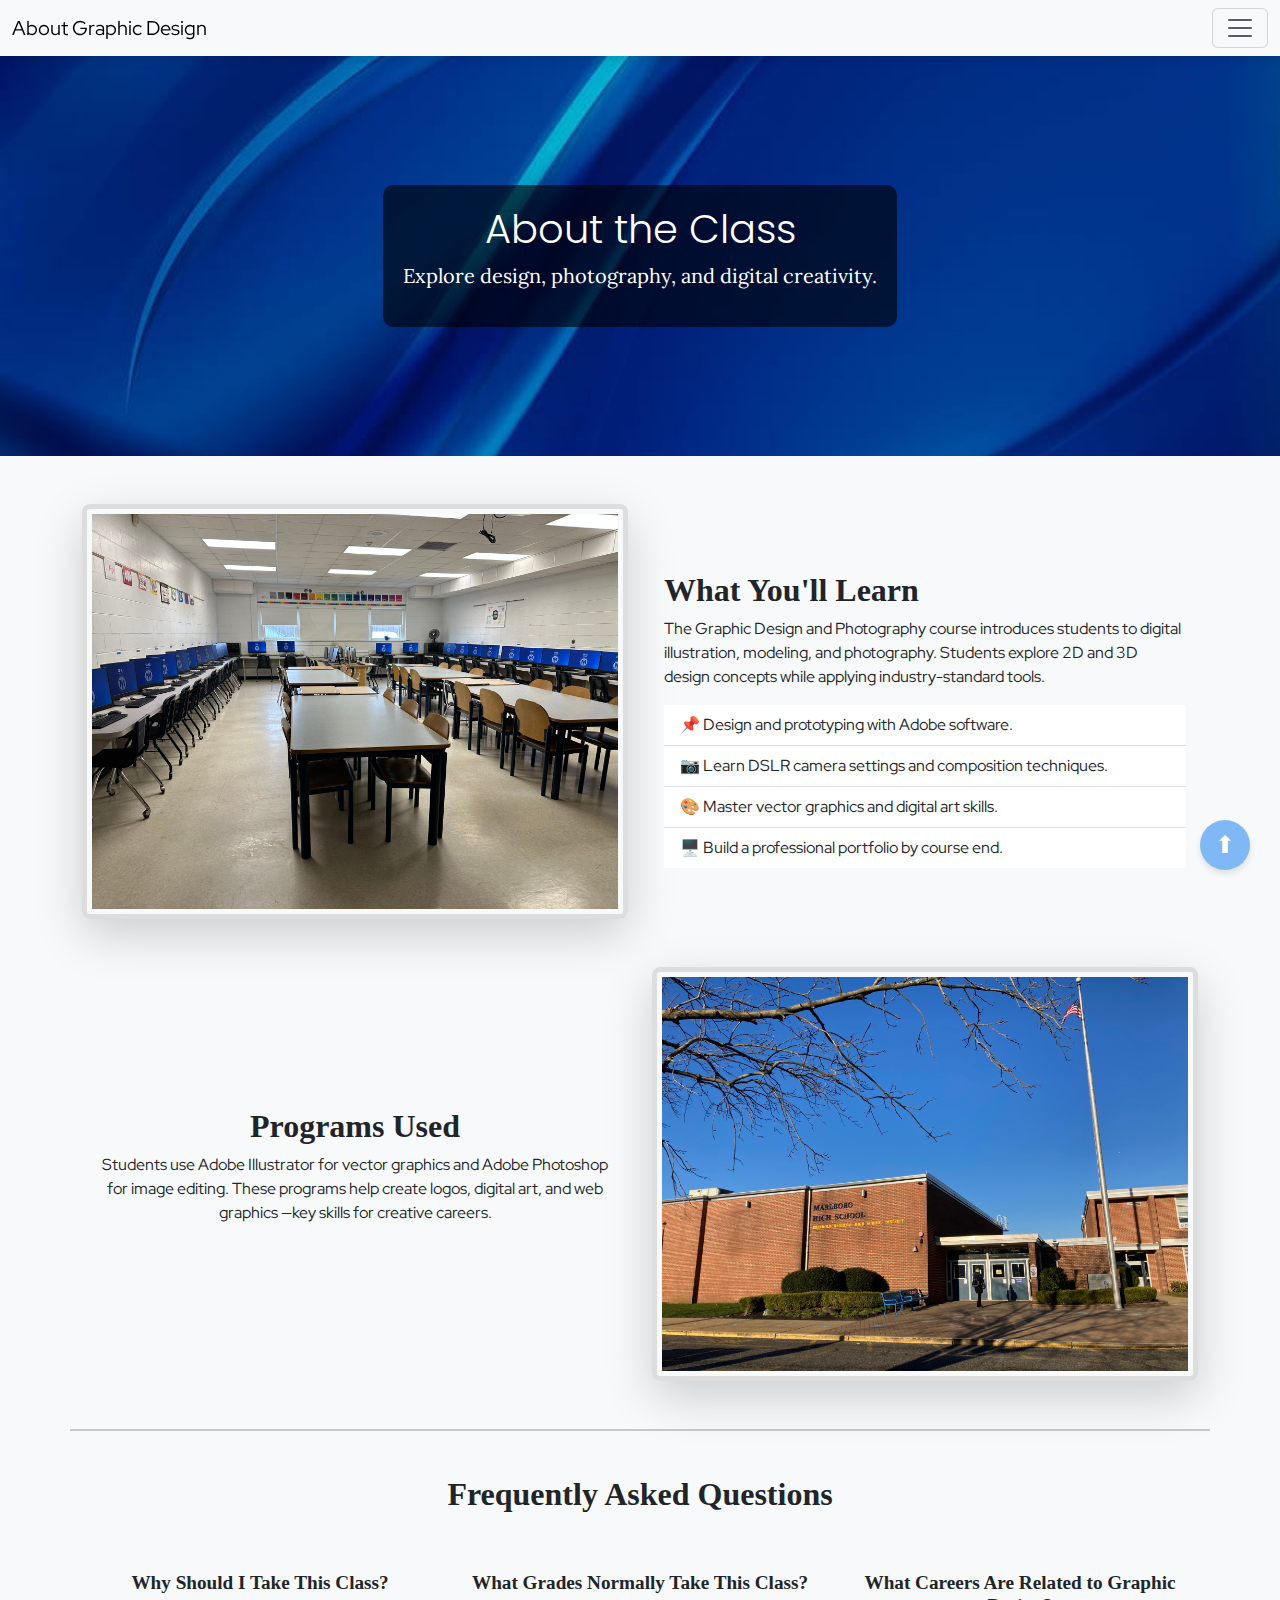
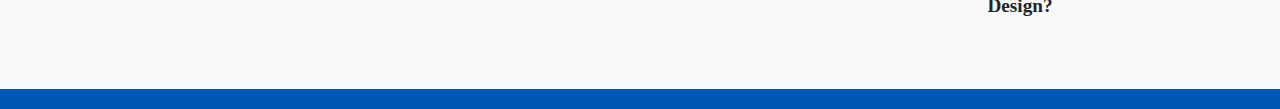
<file: class.html>
<!doctype html>
<html lang="en">

<head>
    <title>About the Class</title>
    <meta charset="utf-8" />
    <meta name="viewport" content="width=device-width, initial-scale=1, shrink-to-fit=no" />

    <!-- Bootstrap CSS -->
    <link href="https://cdn.jsdelivr.net/npm/bootstrap@5.3.2/dist/css/bootstrap.min.css" rel="stylesheet" />

    <script src="https://code.jquery.com/jquery-3.7.1.js"
        integrity="sha256-eKhayi8LEQwp4NKxN+CfCh+3qOVUtJn3QNZ0TciWLP4=" crossorigin="anonymous"></script>

    <link rel="stylesheet" href="class.css" />

    <!-- Fonts -->
    <link href="https://fonts.googleapis.com/css2?family=Poppins:wght@400;600&family=Lora:wght@400;700&display=swap"
        rel="stylesheet">
    <link href="https://fonts.googleapis.com/css2?family=Red+Hat+Display:ital,wght@0,300..900;1,300..900&display=swap"
        rel="stylesheet" />
</head>

<body>

    <!-- Navbar -->
    <header>
        <nav class="navbar bg-body-tertiary sticky-top">
            <div class="container-fluid">
                <a class="navbar-brand" href="index.html"> About Graphic Design </a>
                <button class="navbar-toggler" type="button" data-bs-toggle="offcanvas"
                    data-bs-target="#offcanvasNavbar">
                    <span class="navbar-toggler-icon"></span>
                </button>
                <div class="offcanvas offcanvas-end" id="offcanvasNavbar">
                    <div class="offcanvas-header">
                        <h5 class="offcanvas-title"> Graphic Design</h5>
                        <button type="button" class="btn-close" data-bs-dismiss="offcanvas"></button>
                    </div>
                    <div class="offcanvas-body">
                        <ul class="navbar-nav justify-content-end flex-grow-1 pe-3">
                            <li class="nav-item">
                                <a class="nav-link active" href="class.html">About the Class</a>
                            </li>
                            <li class="nav-item">
                                <a class="nav-link" href="tutorial.html">Tutorials</a>
                            </li>
                            <li class="nav-item">
                                <a class="nav-link" href="gallery.html">Gallery</a>
                            </li>
                            <li class="nav-item">
                                <a class="nav-link" href="teacher.html">About the Teachers</a>
                            </li>
                        </ul>
                    </div>
                </div>
            </div>
        </nav>
    </header>

    <!-- Hero Section -->
    <section class="hero-section">
        <div class="hero-overlay">
            <h1 class="display-4">About the Class</h1>
            <p class="lead">Explore design, photography, and digital creativity.</p>
        </div>
    </section>

    <div class="container my-5">
        <!-- First Class Section -->
        <div class="row align-items-center my-5">
            <div class="col-12 col-lg-6 text-center">
                <img src="img/tutorial1.jpg" class="img-fluid rounded-3 shadow-lg styled-image" alt="classroom" />
            </div>
            <div class="col-12 col-lg-6 p-4">
                <p class="class-details">
                <h2 class="fw-bold">What You'll Learn</h2>
                The Graphic Design and Photography course introduces students to digital illustration, modeling, and
                photography.
                Students explore 2D and 3D design concepts while applying industry-standard tools.
                </p>
                <ul class="list-group list-group-flush">
                    <li class="list-group-item">📌 Design and prototyping with Adobe software.</li>
                    <li class="list-group-item">📷 Learn DSLR camera settings and composition techniques.</li>
                    <li class="list-group-item">🎨 Master vector graphics and digital art skills.</li>
                    <li class="list-group-item">🖥️ Build a professional portfolio by course end.</li>
                </ul>
            </div>
        </div>

        <!-- Software Section -->
        <div class="row align-items-center my-5">
            <div class="col-12 col-lg-6 p-4 text-center">
                <h2 class="fw-bold"> Programs Used </h2>
                <p class="class-details">
                    Students use Adobe Illustrator for vector graphics and Adobe Photoshop for image editing.
                    These programs help create logos, digital art, and web graphics —key skills for creative careers.
                </p>
            </div>
            <div class="col-12 col-lg-6 text-center">
                <img src="img/school.jpg" class="img-fluid rounded-3 shadow-lg styled-image" alt="school"/>
            </div>
        </div>

        <!-- Questions section -->
        <!-- FAQ Section -->
        <div class="row text-center mb-5">
            <hr>
            <h2 class="text-center mb-4 fw-bold py-4">Frequently Asked Questions </h2>
            <div class="col-md-4 mb-3">
                <h3 class="question">Why Should I Take This Class?</h3>
                <p class="hiddenContent">You should take this because it is an enjoyable class that fills your
                    21st-century requirement.</p>
            </div>
            <div class="col-md-4 mb-3">
                <h3 class="question">What Grades Normally Take This Class?</h3>
                <p class="hiddenContent">Students in grades 9-12 take this class. After completing Graphic Design and
                    Photography 1, students can choose to take Digital Media 2.</p>
            </div>
            <div class="col-md-4 mb-3">
                <h3 class="question">What Careers Are Related to Graphic Design?</h3>
                <p class="hiddenContent">Students can become graphic designers, web designers, or illustrators. Students
                    can major in graphic design in college.</p>
            </div>
        </div>
          <!-- Scroll To Top Button -->
      <button id="scrollTopBtn" title="Go to top">⬆</button>
    </div>
    </main>



    <footer>
    </footer>
    <!-- Bootstrap JavaScript Libraries -->
    <script src="https://cdn.jsdelivr.net/npm/@popperjs/core@2.11.8/dist/umd/popper.min.js"
        integrity="sha384-I7E8VVD/ismYTF4hNIPjVp/Zjvgyol6VFvRkX/vR+Vc4jQkC+hVqc2pM8ODewa9r"
        crossorigin="anonymous"></script>

    <script src="https://cdn.jsdelivr.net/npm/bootstrap@5.3.2/dist/js/bootstrap.min.js"
        integrity="sha384-BBtl+eGJRgqQAUMxJ7pMwbEyER4l1g+O15P+16Ep7Q9Q+zqX6gSbd85u4mG4QzX+"
        crossorigin="anonymous"></script>

    <script src="script.js"></script>
</body>

</html>
</file>
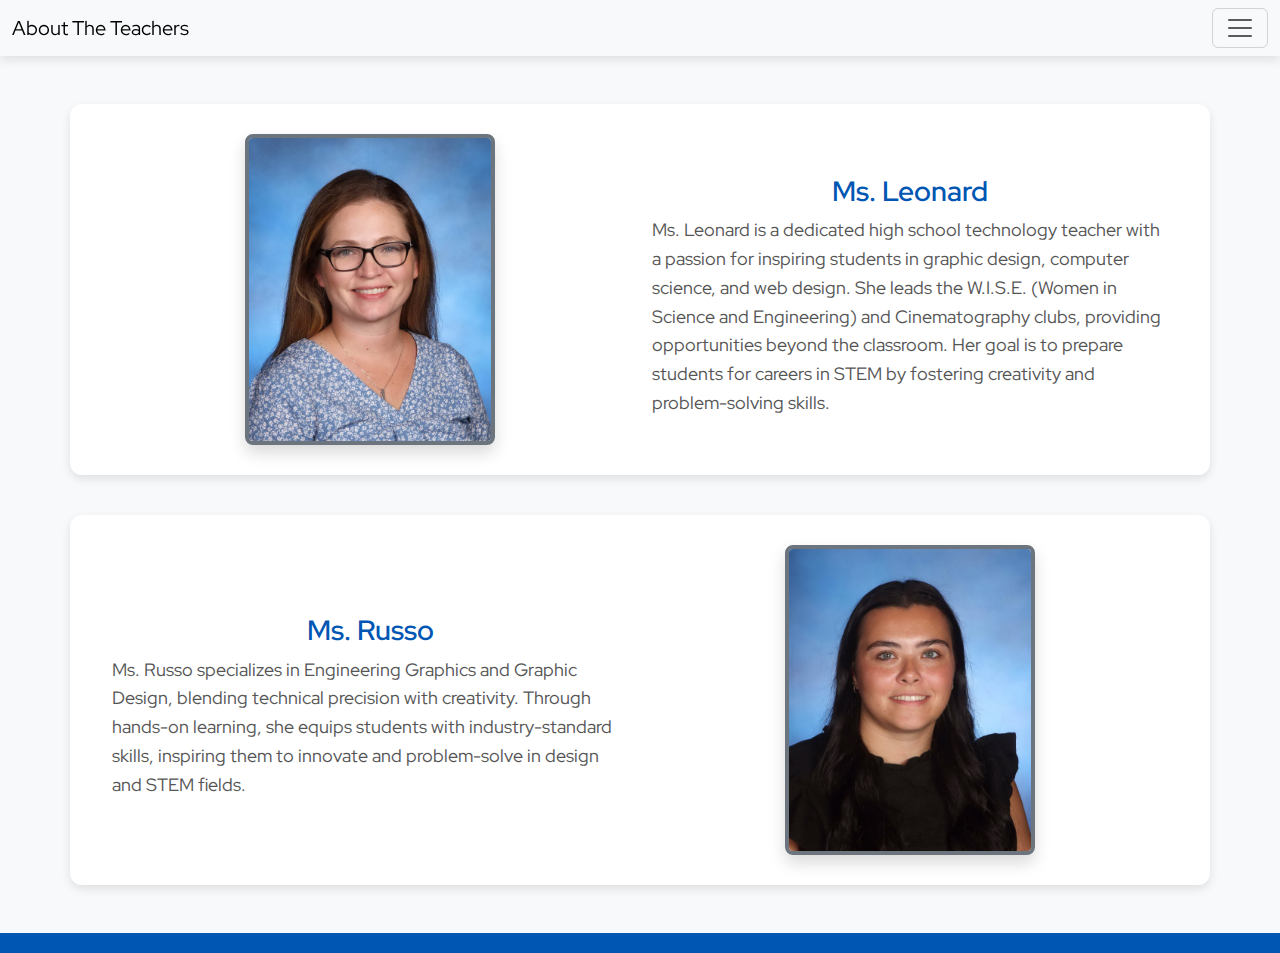
<file: teacher.html>
<!DOCTYPE html>
<html lang="en">
  <head>
    <title>About the Teachers</title>
    <meta charset="utf-8" />
    <meta
      name="viewport"
      content="width=device-width, initial-scale=1, shrink-to-fit=no"
    />

    <!-- Bootstrap CSS -->
    <link
      href="https://cdn.jsdelivr.net/npm/bootstrap@5.3.2/dist/css/bootstrap.min.css"
      rel="stylesheet"
    />

    <!-- Google Fonts -->
    <link
      href="https://fonts.googleapis.com/css2?family=Poppins:wght@400;600&family=Lora:wght@400;700&display=swap"
      rel="stylesheet"
    />
    <link
      href="https://fonts.googleapis.com/css2?family=Red+Hat+Display:wght@300..900&display=swap"
      rel="stylesheet"
    />

    <!-- Custom Styles -->
    <link rel="stylesheet" type="text/css" href="teacher.css" />
  </head>

  <body>
    <header>
      <nav class="navbar bg-body-tertiary sticky-top">
        <div class="container-fluid">
          <a class="navbar-brand" href="index.html">About The Teachers</a>
          <button
            class="navbar-toggler"
            type="button"
            data-bs-toggle="offcanvas"
            data-bs-target="#offcanvasNavbar"
          >
            <span class="navbar-toggler-icon"></span>
          </button>
          <div class="offcanvas offcanvas-end" id="offcanvasNavbar">
            <div class="offcanvas-header">
              <h5 class="offcanvas-title">Graphic Design</h5>
              <button
                type="button"
                class="btn-close"
                data-bs-dismiss="offcanvas"
              ></button>
            </div>
            <div class="offcanvas-body">
              <ul class="navbar-nav justify-content-end flex-grow-1 pe-3">
                <li class="nav-item">
                  <a class="nav-link active" href="class.html"
                    >About the Class</a
                  >
                </li>
                <li class="nav-item">
                  <a class="nav-link" href="tutorial.html">Tutorials</a>
                </li>
                <li class="nav-item">
                  <a class="nav-link" href="gallery.html">Gallery</a>
                </li>
                <li class="nav-item">
                  <a class="nav-link" href="teacher.html">About the Teachers</a>
                </li>
              </ul>
            </div>
          </div>
        </div>
      </nav>
    </header>

    <main class="container my-5">
      <!-- Ms. Leonard -->
      <div class="row align-items-center teacher-section">
        <div class="col-md-6 text-center">
          <img
            src="img/mrs-leonard.JPG"
            class="img-fluid rounded-3 shadow"
            alt="Ms. Leonard"
          />
        </div>
        <div class="col-md-6 text-center text-md-start">
          <h2 class="teacher-name">Ms. Leonard</h2>
          <p class="teacher-details">
            Ms. Leonard is a dedicated high school technology teacher with a
            passion for inspiring students in graphic design, computer science,
            and web design. She leads the W.I.S.E. (Women in Science and
            Engineering) and Cinematography clubs, providing opportunities
            beyond the classroom. Her goal is to prepare students for careers in
            STEM by fostering creativity and problem-solving skills.
          </p>
        </div>
      </div>

      <!-- Ms. Russo -->
      <div class="row align-items-center teacher-section flex-md-row-reverse">
        <div class="col-md-6 text-center">
          <img
            src="img/mrs-russo.JPG"
            class="img-fluid rounded-3 shadow"
            alt="Ms. Russo"
          />
        </div>
        <div class="col-md-6 text-center text-md-start">
          <h2 class="teacher-name">Ms. Russo</h2>
          <p class="teacher-details">
            Ms. Russo specializes in Engineering Graphics and Graphic Design,
            blending technical precision with creativity. Through hands-on
            learning, she equips students with industry-standard skills,
            inspiring them to innovate and problem-solve in design and STEM
            fields.
          </p>
        </div>
      </div>
    </main>

    <footer></footer>

    <!-- Bootstrap JavaScript -->
    <script src="https://cdn.jsdelivr.net/npm/@popperjs/core@2.11.8/dist/umd/popper.min.js"></script>
    <script src="https://cdn.jsdelivr.net/npm/bootstrap@5.3.2/dist/js/bootstrap.min.js"></script>
  </body>
</html>
</file>
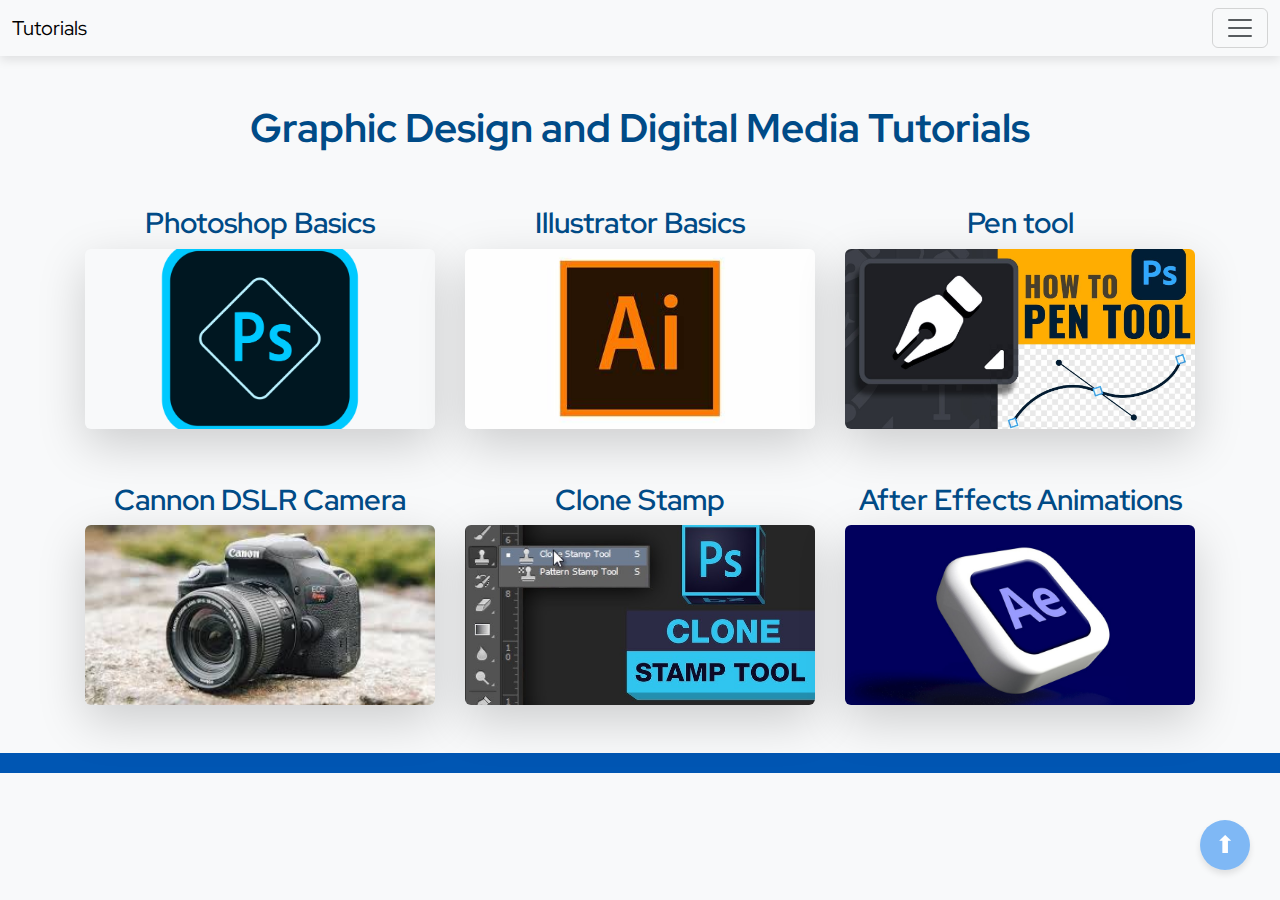
<file: tutorial.html>
<!DOCTYPE html>
<html lang="en">
  <head>
    <title>Graphic Design Tutorials</title>
    <meta charset="utf-8" />
    <meta
      name="viewport"
      content="width=device-width, initial-scale=1, shrink-to-fit=no"
    />

    <!-- Bootstrap CSS -->
    <link
      href="https://cdn.jsdelivr.net/npm/bootstrap@5.3.2/dist/css/bootstrap.min.css"
      rel="stylesheet"
    />

    <!-- Google Fonts -->
    <link rel="preconnect" href="https://fonts.googleapis.com" />
    <link rel="preconnect" href="https://fonts.gstatic.com" crossorigin />
    <link
      href="https://fonts.googleapis.com/css2?family=Red+Hat+Display:wght@300..900&display=swap"
      rel="stylesheet"
    />

    <link
      href="https://fonts.googleapis.com/css2?family=Poppins:wght@400;600&family=Lora:wght@400;700&display=swap"
      rel="stylesheet"
    />
    <link
      href="https://fonts.googleapis.com/css2?family=Red+Hat+Display:ital,wght@0,300..900;1,300..900&display=swap"
      rel="stylesheet"
    />

    <script
      src="https://code.jquery.com/jquery-3.7.1.js"
      integrity="sha256-eKhayi8LEQwp4NKxN+CfCh+3qOVUtJn3QNZ0TciWLP4="
      crossorigin="anonymous"
    ></script>

    <!-- External CSS -->
    <link rel="stylesheet" href="teacher.css" />
  </head>

  <body>
    <!-- Navbar -->
    <header>
      <nav class="navbar bg-body-tertiary sticky-top">
        <div class="container-fluid">
          <a class="navbar-brand" href="index.html">Tutorials</a>
          <button
            class="navbar-toggler"
            type="button"
            data-bs-toggle="offcanvas"
            data-bs-target="#offcanvasNavbar"
          >
            <span class="navbar-toggler-icon"></span>
          </button>
          <div class="offcanvas offcanvas-end" id="offcanvasNavbar">
            <div class="offcanvas-header">
              <h5 class="offcanvas-title"> Graphic Design</h5>
              <button
                type="button"
                class="btn-close"
                data-bs-dismiss="offcanvas"
              ></button>
            </div>
            <div class="offcanvas-body">
              <ul class="navbar-nav justify-content-end flex-grow-1 pe-3">
                <li class="nav-item">
                  <a class="nav-link" href="class.html">About the Class</a>
                </li>
                <li class="nav-item">
                  <a class="nav-link active" href="tutorial.html">Tutorials</a>
                </li>
                <li class="nav-item">
                  <a class="nav-link" href="gallery.html">Gallery</a>
                </li>
                <li class="nav-item">
                  <a class="nav-link" href="teacher.html">About the Teachers</a>
                </li>
              </ul>
            </div>
          </div>
        </div>
      </nav>
    </header>

    <!-- Main Content -->
    <main class="container my-5">
      <h1 class="text-center mb-4">
        Graphic Design and Digital Media Tutorials
      </h1>

      <!-- Video Section -->
      <div class="row g-4">
        <!-- Adobe Photoshop -->
        <div class="col-md-6 col-lg-4 text-center tutorials">
          <h2>Photoshop Basics</h2>
          <a href="https://www.youtube.com/embed/1KSHNl7ehv0" target="_blank">
            <img
              src="img/photoshop.png"
              class="img-fluid rounded shadow-lg"
              alt="Adobe Photoshop Tutorial"
            />
          </a>
        </div>

        <!-- Adobe Illustrator -->
        <div class="col-md-6 col-lg-4 text-center tutorials">
          <h2>Illustrator Basics</h2>
          <a href="https://www.youtube.com/embed/3NBKRywEbNs" target="_blank">
            <img
              src="img\illustrator.jpg"
              class="img-fluid rounded shadow-lg"
              alt="Adobe Illustrator Tutorial"
            />
          </a>
        </div>

        <!-- Pen tool -->
        <div class="col-md-6 col-lg-4 text-center tutorials">
          <h2>Pen tool</h2>
          <a
            href="https://www.youtube.com/embed/Rk-JGsriJ4o?si=QC_2Zt2YVytjCL9o""
            target="_blank"
          >
            <img
              src="img/maxresdefault.jpg"
              class="img-fluid rounded shadow-lg"
              alt="Pen Tool"
            />
          </a>
        </div>

        <!-- Camera-->
        <div class="col-md-6 col-lg-4 text-center tutorials">
          <h2>Cannon DSLR Camera</h2>
          <a
            href="https://www.youtube.com/embed/1WUW-OgBTe0?si=Zubcp8BpvKoeco2A"
            target="_blank"
          >
            <img
              src="img/camera.jpg
              "
              class="img-fluid rounded shadow-lg"
              alt="Camera Tutorial"
            />
          </a>
        </div>

        <!-- Clone Stamp -->
        <div class="col-md-6 col-lg-4 text-center tutorials">
          <h2>Clone Stamp</h2>
          <a
            href="https://www.youtube.com/embed/8mn38uUT7E0?si=sTpJA_TznnwJV1wX" "
            target="_blank"
          >
            <img
              src="img/clonestamp.jpg"
              class="img-fluid rounded shadow-lg"
              alt="Clone Stamp Tutorial"
            />
          </a>
        </div>

        <!-- After Effects -->
        <div class="col-md-6 col-lg-4 text-center tutorials">
          <h2>After Effects Animations</h2>
          <a
            href="https://www.youtube.com/embed/kwoJjqPBA0k?si=67I4wzvuXKmpoQaH""
            target="_blank"
          >
            <img
              src="img/aftereffects.jpg"
              class="img-fluid rounded shadow-lg"
              alt="Adobe After Effects Tutorial"
            />
          </a>
        </div>
      </div>
    </main>

    <footer></footer>

    <button id="scrollTopBtn" title="Go to top">⬆</button>

    <!-- Bootstrap JavaScript -->
    <script src="https://cdn.jsdelivr.net/npm/@popperjs/core@2.11.8/dist/umd/popper.min.js"></script>
    <script src="https://cdn.jsdelivr.net/npm/bootstrap@5.3.2/dist/js/bootstrap.min.js"></script>
    <script src="script.js"></script>
  </body>
</html>
</file>
<file: class.css>
/* General Styling */
body {
    background-color: #f8f9fa;
    font-family: "Red Hat Display", sans-serif;
}

.navbar {
    font-family: "Red Hat Display", sans-serif;
    background-color: rgba(255, 255, 255, 0.95);
    box-shadow: 0px 4px 10px rgba(0, 0, 0, 0.1);
}

.display-4 {
    font-size: 60px;
}

.lead {
    font-size: 15px;
}

.navbar-nav {
    display: flex;
    justify-content: center;
    width: 100%;
}

.navbar-nav .nav-item {
    text-align: center;
}

.navbar-nav .nav-link {
    position: relative;
    text-decoration: none;
    color: #003366 !important;
    font-size: 1.1rem;
    padding: 10px 15px;
    transition: color 0.3s ease-in-out;
}

.navbar-nav .nav-link:hover {
    color: #0073e6;
}

/* Underline Animation */
.navbar-nav .nav-link::after {
    content: "";
    position: absolute;
    left: 50%;
    bottom: -2px;
    width: 0;
    height: 2px;
    background-color: #0073e6;
    transition: width 0.3s ease-in-out, left 0.3s ease-in-out;
}

.navbar-nav .nav-link:hover::after {
    width: 100%;
    left: 0;
}

/* Hero Section */
.hero-section {
    background: url('img/heroimg.jpg') no-repeat center center/cover;
    height: 400px;
    display: flex;
    align-items: center;
    justify-content: center;
    text-align: center;
    position: relative;
}

.hero-overlay {
    background: rgba(0, 0, 0, 0.6);
    padding: 20px;
    border-radius: 10px;
    color: white;
}

.styled-image {
    border: 5px solid #ddd;
    padding: 5px;
    transition: transform 0.3s ease, box-shadow 0.3s ease;
    box-shadow: 0 10px 20px rgba(0, 0, 0, 0.2);
    border-radius: 20px;
}

/* Cards */
.card {
    border: none;
    transition: transform 0.3s ease-in-out;
}

.card:hover {
    transform: translateY(-5px);
}

.text-center mb-4 {
    padding-top: 60px;
}

/* FAQ Styling */
.question {
    font-weight: bold;
    font-size: 1.2rem;
    cursor: pointer;
    padding-top: 10px;
    font-family: "ivypresto-display", serif;
}

.question:hover {
    text-decoration: underline;
    color: blue;
}


.question.active {
    text-decoration: underline;
    color: blue;
}

.hiddenContent {
    display: none;
    font-size: 1rem;
    padding-top: 10px;
}

/* Footer */
footer {
    background-color: #0056b3;
    color: white;
    padding: 10px 0;
}

.hero-overlay h1 {
    font-family: 'Poppins';
    font-size: 2.5rem;
}

.hero-overlay p {
    font-family: 'Lora', serif;
    font-size: 1.25rem;
}

h2 {
    font-family: "ivypresto-display", serif;
}

hr {
    border: none;
    height: 2px;
    background-color: #333;
    margin: 20px 0;
}

#scrollTopBtn:hover {
    background-color: #5299f5;
    transform: scale(1.1);
}

#scrollTopBtn {
    position: fixed;
    bottom: 30px;
    right: 30px;
    width: 50px;
    height: 50px;
    background-color: #7fb8f5;
    color: #fff;
    border: none;
    border-radius: 50%;
    display: flex;
    justify-content: center;
    align-items: center;
    font-size: 24px;
    cursor: pointer;
    box-shadow: 0 4px 6px rgba(0, 0, 0, 0.1);
    transition: background-color 0.3s, transform 0.3s;
    z-index: 1000;
}
</file>
<file: teacher.css>
body {
    background-color: #E6F7F7;
    background-color: #f8f9fa;
    margin: 0;
    padding: 0;
}

h1,
h2 {
    font-family: "Red Hat Display", sans-serif;
    text-align: center;
}

h1 {
    font-size: 2.5rem;
    font-weight: 700;
    margin-top: 40px;
    color: #004B87;
}

h2 {
    font-size: 1.8rem;
    font-weight: 600;
    margin-top: 30px;
    color: #004B87;
}

.navbar {
    font-family: "Red Hat Display", sans-serif;
    background-color: rgba(255, 255, 255, 0.95);
    box-shadow: 0px 4px 10px rgba(0, 0, 0, 0.1);
}

.navbar-nav {
    display: flex;
    justify-content: center;
    width: 100%;
}

.navbar-nav .nav-item {
    text-align: center;
}

.navbar-nav .nav-link {
    position: relative;
    text-decoration: none;
    font-size: 1.1rem;
    padding: 10px 15px;
    transition: color 0.3s ease-in-out;
    color: #003366 !important;
}

.navbar-nav .nav-link:hover {
    color: #0073e6;
}

.navbar-nav .nav-link::after {
    content: "";
    position: absolute;
    left: 50%;
    bottom: -2px;
    width: 0;
    height: 2px;
    background-color: #0073e6;
    transition: width 0.3s ease-in-out, left 0.3s ease-in-out;
}

.navbar-nav .nav-link:hover::after {
    width: 100%;
    left: 0;
}

.video-container {
    display: flex;
    flex-wrap: wrap;
    justify-content: center;
    gap: 20px;
    margin-top: 30px;
}

.video-box {
    flex: 1 1 300px;
    /* Ensures responsiveness */
    max-width: 400px;
    text-align: center;
}

.video-box img {
    width: 100%;
    border-radius: 10px;
    transition: transform 0.3s ease-in-out, box-shadow 0.3s ease-in-out;
    cursor: pointer;
}

.video-box img:hover {
    transform: scale(1.05);
    box-shadow: 0px 8px 16px rgba(0, 0, 0, 0.2);
}

.container1 {
    position: relative;
    width: 100%;
    overflow: hidden;
    padding-top: 56.25%;
    /* 16:9 Aspect Ratio */
}

.responsive-iframe {
    position: absolute;
    top: 0;
    left: 0;
    width: 100%;
    height: 100%;
    border: none;
    border-radius: 10px;
    box-shadow: 0 4px 8px rgba(0, 0, 0, 0.2), 0 6px 20px rgba(0, 0, 0, 0.19);
}

img {
    max-width: 100%;
    height: auto;
    border-radius: 10px;
}

@media (max-width: 768px) {
    h1 {
        font-size: 2rem;
    }

    h2 {
        font-size: 1.5rem;
    }

    .navbar-nav {
        flex-direction: column;
    }
}

footer {
    background-color: #0056b3;
    color: white;
    padding: 10px 0;
}

.tutorials img {
    width: 350px;
    height: 180px;
    object-fit: cover;
    transition: transform 0.3s ease, box-shadow 0.3 ease;
    box-shadow: 0px 8px 16px rgba(0, 0, 0, 0.6);
}

.tutorials img:hover {
    transform: scale(1.08);
    box-shadow: 0px 15px 30px rgba(0, 0, 0, 0.8);
}



#scrollTopBtn {
    position: fixed;
    bottom: 30px;
    right: 30px;
    width: 50px;
    height: 50px;
    background-color: #7fb8f5;
    color: #fff;
    border: none;
    border-radius: 50%;
    display: flex;
    justify-content: center;
    align-items: center;
    font-size: 24px;
    cursor: pointer;
    box-shadow: 0 4px 6px rgba(0, 0, 0, 0.1);
    transition: background-color 0.3s, transform 0.3s;
    z-index: 1000;
}

#scrollTopBtn:hover {
    background-color: #5299f5;
    transform: scale(1.1);
}



.teacher-section {
    background: white;
    border-radius: 12px;
    padding: 30px;
    box-shadow: 0 4px 10px rgba(0, 0, 0, 0.1);
    margin-bottom: 40px;
}

.teacher-name {
    font-size: 28px;
    font-weight: 600;
    color: #0056b3;
}

.teacher-details {
    font-size: 18px;
    color: #555;
    line-height: 1.6;
    font-family: "Red Hat Display", sans-serif;
}

footer {
    background-color: #0056b3;
    color: white;
    padding: 10px 0;
}

.teacher-section img {
    border: 4px solid #6c757d;
    border-radius: 30px;
    box-shadow: 0 4px 8px rgba(0, 0, 0, 0.2);
    transition: transform 0.3s ease, box-shadow 0.3s ease;
    width: 100%;
    max-width: 250px;
    height: auto;
}
</file>
